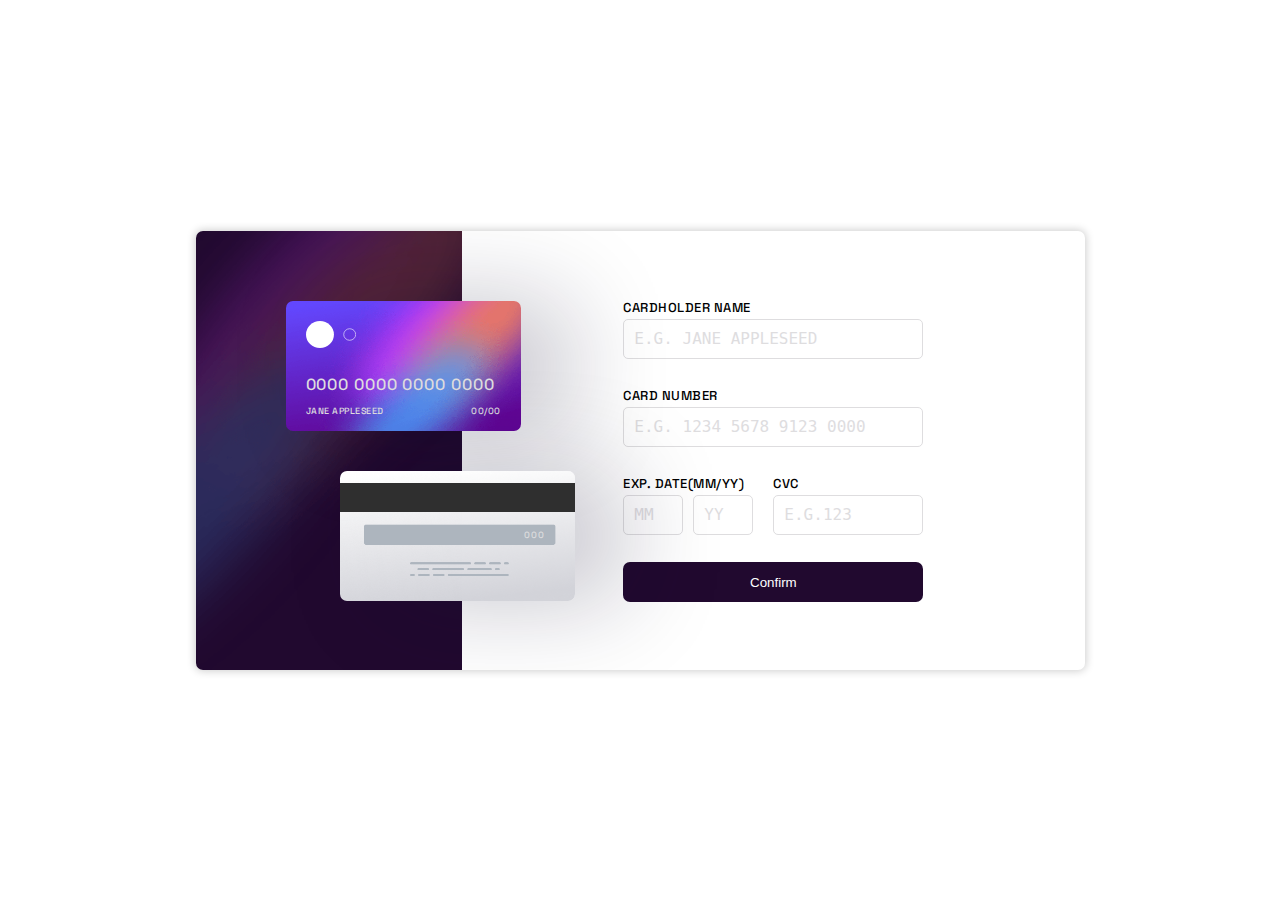
<file: index.html>
<!DOCTYPE html>
<html lang="en">
<head>
  <meta charset="UTF-8">
  <meta name="viewport" content="width=device-width, initial-scale=1.0"> 
  <link rel="icon" type="image/png" sizes="32x32" href="./images/favicon-32x32.png">
  <title>Frontend Mentor | Interactive card details form</title>
  <link rel="stylesheet" href="style.css">
</head>
<body>
  <div class="wrapper">
    <img src="./images/bg-main-desktop.png" alt="Background">
    <div class="form">
      <div class="cardholder-name">
        <label for = "cardholder-name-area"> Cardholder Name </label>
        <textarea id = "cardholder-name-area" placeholder="E.g. Jane Appleseed" rows = "1"></textarea>
      </div>
      <div class="error-msg" id = "err-msg-name">Cant be blank</div>
      <div class = "card-number">
        <label for = "card-number-area"> Card Number </label>
        <textarea id = "card-number-area" placeholder = "E.g. 1234 5678 9123 0000" rows = "1" maxlength = "19"></textarea>
      </div>
      <div class="error-msg" id = "err-msg-num">Cant be blank</div>
      <div class = "exp-cvc">
        <div class = "exp-date">
          <label for = "exp-month">Exp. Date(MM/YY)</label>
          <div class = "exp-input"> 
            <textarea id ="exp-month" placeholder = "MM" rows="1" maxlength = "2"></textarea>
            <textarea  id = "exp-year" placeholder = "YY" rows="1" maxlength = "2"></textarea>
          </div>
          <div class="error-msg" id = "err-msg-date">Cant be blank</div>
        </div>
        <div class="cvc">
          <label for = "cvc-num">CVC</label>
          <textarea id ="cvc-num" placeholder="E.g.123" maxlength = "3" rows="1"></textarea>
          <div class="error-msg" id = "err-msg-cvc">Cant be blank</div>
          </div>
      </div>
      <button class = "button" >
        Confirm
      </button>
    </div>
    <div class="front-card">
      <div class = "card-logo">
        <img src="./images/card-logo.svg" alt="Logo">
      </div>
      <div class="card-number-display">0000 0000 0000 0000</div>
      <div class = "owner-exp">
        <div class="owner-name">Jane Appleseed</div>
        <div class = "exp-date-display"> 00/00</div>
      </div>
    </div>
    <div class="back-card">
      <div class = "cvc-number">000</div>
    </div>
  </div>
  <script src = "app.js"></script>
</body>

</html>
</file>
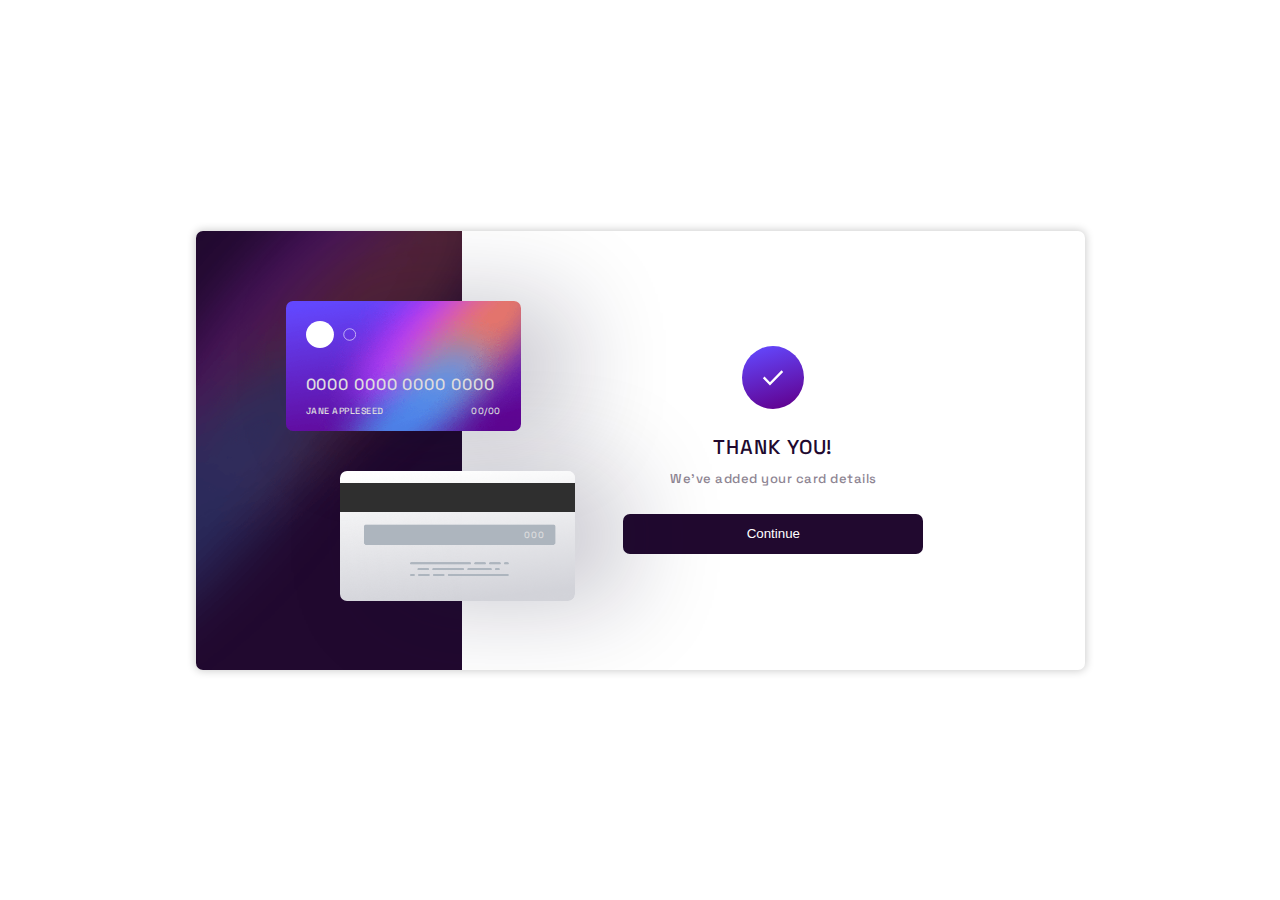
<file: complete-state-form.html>
<!DOCTYPE html>
<html lang="en">
<head>
  <meta charset="UTF-8">
  <meta name="viewport" content="width=device-width, initial-scale=1.0"> 
  <link rel="icon" type="image/png" sizes="32x32" href="./images/favicon-32x32.png">
  <title>Frontend Mentor | Interactive card details form</title>
  <link rel="stylesheet" href="style.css">
</head>
<body>
  <div class="wrapper">
    <img src="./images/bg-main-desktop.png" alt="Background">
    <div class="form">
			<div class="complete-logo">
				<img src="./images/icon-complete.svg" alt="Completed">
			</div>
			<div class="thank-you">Thank you!</div>
			<div class = "announcement"> We've added your card details</div>
			<button class = "button" >Continue</button>
    </div>
    <div class="front-card">
      <div class = "card-logo">
        <img src="./images/card-logo.svg" alt="Logo">
      </div>
      <div class="card-number-display">0000 0000 0000 0000</div>
      <div class = "owner-exp">
        <div class="owner-name">Jane Appleseed</div>
        <div class = "exp-date-display"> 00/00</div>
      </div>
    </div>
    <div class="back-card">
      <div class = "cvc-number">000</div>
    </div>
  </div>
  <script src = "app.js"></script>
</body>

</html>
</file>
<file: style.css>
@import url('https://fonts.googleapis.com/css2?family=Space+Grotesk:wght@500&display=swap');

* {
    margin: 0;
    padding: 0;
    box-sizing: border-box;
}

body{
    display: flex;
    justify-content: center;
    align-items: center;
    font-family: 'Space Grotesk', sans-serif;
    font-weight: 500;
    letter-spacing: 0.5px;
    min-height: 100vh;

}

.wrapper{
    position: relative;
    display: flex;
    width: 889px;
    height: 439px;
    box-shadow: rgba(0, 0, 0, 0.2) 0px 0px 9px 1px;
    border-radius: 7px;
    overflow: hidden;
}

.wrapper > img{
    width: 30%;
    height: 100%;
}

.form {
    display: flex;
    flex: 1;
    flex-direction: column;
    width: 40%;
    height: auto;
    align-items: center;
    justify-content: center;
}

.cardholder-name, .card-number{
    display: flex;
    flex-direction: column;
    width: 300px;
}

label {
    text-transform: uppercase;
    font-size: 13px;
    line-height: 1.6;
}
textarea{
    text-transform: uppercase;
    resize: none;
    outline: none;
    border: 0.5px solid hsl(270, 3%, 87%);
    border-radius: 5px;
    line-height: 2.4;
    font-size: 16px;
    padding-left: 10px;
    vertical-align: middle;
    white-space: nowrap;
    overflow: hidden;
}


textarea::placeholder{

    color: hsl(270, 3%, 87%);
}

.exp-cvc{
    display: flex;
    width: 300px;
}

.exp-date{
    display: flex;
    flex-direction: column;
    width: 150px;
}

.exp-input{
    display: flex;
    align-items: center;
}

#exp-month, #exp-year{
    margin-right: 10px;
    width: 60px;
}

.cvc{
    display: flex;
    flex-direction: column;
    width: 150px;
}

.front-card, .back-card{
    position: absolute;
    width: 235px;
    height: 130px;
    border-radius: 7px;
    box-shadow: rgba(17, 12, 46, 0.24) 48px 0px 100px 0px;
    color:  hsl(270, 3%, 87%);
    
}

.front-card{
    background-image: URL('./images/bg-card-front.png');
    background-size: cover;
    left:90px;
    top:70px;
    display: flex;
    flex-direction: column;
    padding-left: 20px;
    padding-top: 20px;
}


.card-logo{
    width: 50px;
    height: 28px;
}

img{
    width: 100%;
    height: auto;
}

.owner-name{
    text-transform: uppercase;
}
.card-number-display{
    white-space: pre;
    font-size: 16px;
    margin-top: 25px;
    letter-spacing: 0.9px;
}
.owner-exp{
    white-space: pre;
    font-size: 9px;
    margin-top: 10px;
    display: flex;
}

.exp-date-display{
    white-space: pre;
    position: absolute;
    right: 20px;
}
.back-card{
    background-image: URL('./images/bg-card-back.png');
    background-size: cover;
    left: 144px;
    top: 240px;
}

.cvc-number{
    white-space: pre;
    position: absolute;
    font-size: 9px;
    letter-spacing: 1px;
    top:58px;
    right: 30px;
}

.button{
    background-color: hsl(278, 68%, 11%); 
    width: 300px;
    height: 40px;
    border-radius:7px;
    color: white;
    outline: none;
    border: none;
    cursor: pointer;
}


.error-msg{
    width: 300px;
    font-size: 9px;
    margin-bottom: 10px;
    margin-top: 5px;
}

#err-msg-name, #err-msg-num, #err-msg-date, #err-msg-cvc{
    transition: color 0.2s ease-in-out;
    color: transparent;
}


.complete-logo{
    width: 10%;
    height: auto;
    margin-bottom: 20px;
}

.thank-you{
    text-transform: uppercase;
    font-size: 20px;
    letter-spacing: 0.9px;
    margin-bottom: 10px;
    color: hsl(278, 68%, 11%);
}

.announcement{
    font-size: 13px;
    color: hsl(279, 6%, 55%);
    margin-bottom: 27px;
}
</file>
